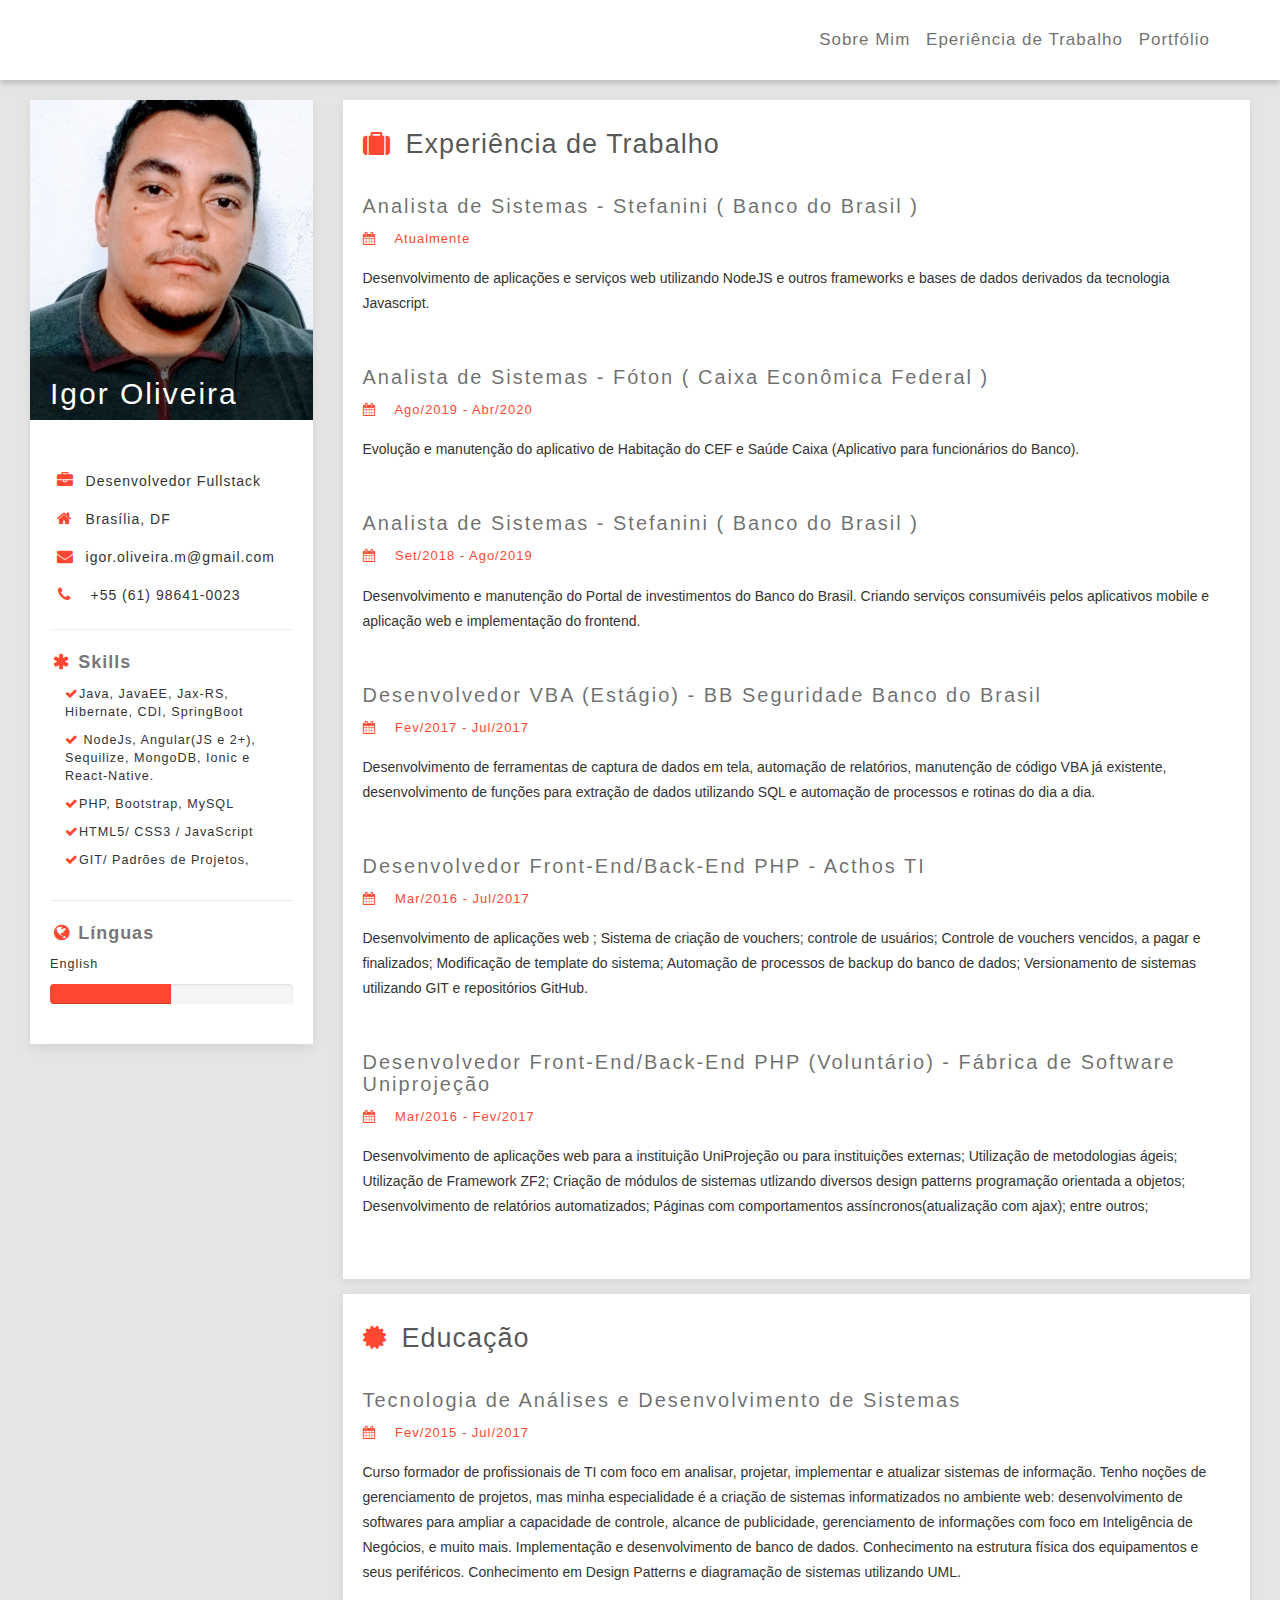
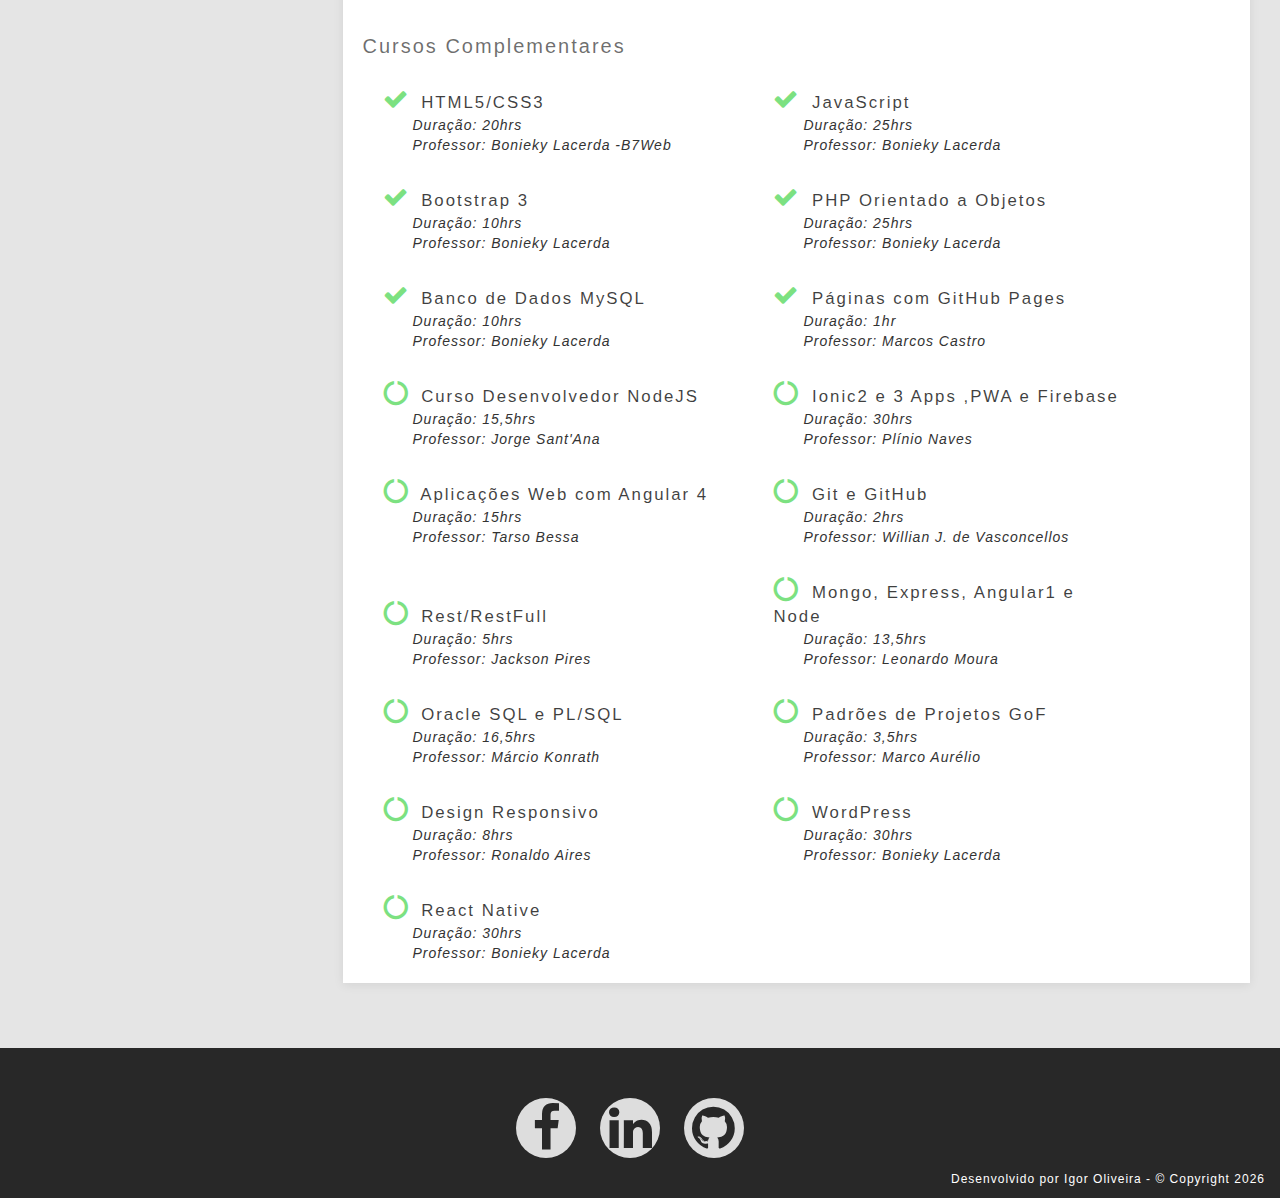
<file: index.html>
<!DOCTYPE html>
<html lang="en">
<head>
	<meta charset="UTF-8">
	<title>Igor Oliveira | Desenvolvedor Web </title>
	<meta name="viewport" content="width=device-width, initial-scale=1">
	<meta name="description" content="Igor Oliveira, Analista de Sistemas, desenvolvedor de aplicações web, sites comerciais, pessoais, diagramação e desenvolvimento de banco de dados e muito mais. ">
	<meta property="og:locale" content="pt_BR">
	<meta property="og:type" content="website">
	<meta property="og:title" content="Igor Oliveira - Desenvolvedor Web">
	<meta property="og:url" content="https://igoromp.github.io/">
	<meta property="og:site_name" content="Igor Oliveira - Dev Web">
	<base href="/">

	<link rel="stylesheet" href="https://maxcdn.bootstrapcdn.com/bootstrap/3.3.7/css/bootstrap.min.css">

	<!-- Person Styles -->
	<link rel="stylesheet" href="assets/css/base.css">
	<link rel="stylesheet" href="assets/css/header.css">
	<link rel="stylesheet" href="assets/css/sidebar.css">
	<link rel="stylesheet" href="assets/css/main-content.css">
	<link rel="stylesheet" href="assets/css/footer.css">
	<link rel="stylesheet" href="assets/css/menu.css">

	<link rel='stylesheet' href='https://fonts.googleapis.com/css?family=Roboto'>
	<link rel="stylesheet" href="https://cdnjs.cloudflare.com/ajax/libs/font-awesome/4.7.0/css/font-awesome.min.css">

	<!-- Global site tag (gtag.js) - Google Analytics -->
	<script async src="https://www.googletagmanager.com/gtag/js?id=UA-111162765-1"></script>
	<script>
	  window.dataLayer = window.dataLayer || [];
	  function gtag(){dataLayer.push(arguments);}
	  gtag('js', new Date());

	  gtag('config', 'UA-111162765-1');
	</script>

</head>
<body>
	<!-- HEADER INIT -->
	<header class="top-bar">
			<div class="container">
				<nav class="header-menu">
					<ul class="header-menunav">
						<li><a href="">Sobre Mim</a></li>
						<li><a href="">Eperiência de Trabalho</a></li>
						<li><a href="">Portfólio</a></li>
					</ul>
				</nav>
			</div>
		</header><!-- HEADER END -->

		<!-- WRAPPER INIT -->
		<div id="wrapper" class="col-md-12 col-sm-12 col-xs-12 col-lg-12">
		<div class="container-fluid content">
			<div class="row">
				<div class="side-bar-wrapper col-md-4 col-sm-9  col-xs-12 col-lg-3 ">
					<div class="side-bar">
					<div class="img-wrap">
						<img src="assets/img/my_photo_2.jpeg" alt="">
						<div class="img-title">
							<h2>Igor Oliveira</h2>
						</div>
					</div>
								
					<div class="user-info">
						<p class="user-name">Igor Oliveira Mota Pires</p>
						<p>
							<i class="fa fa-briefcase fa-fw"></i>Desenvolvedor Fullstack
						</p>
						<p>
							<i class="fa fa-home fa-fw"></i>Brasília, DF</p>
          				<p>
          					<i class="fa fa-envelope fa-fw"></i>igor.oliveira.m@gmail.com
          				</p>
          				<p>
          					<i class="fa fa-phone fa-fw"></i>
          					+55 (61) 98641-0023
          				</p>
					</div>
					<hr>
					<!-- USER SKILLS -->
					<div class="user-skills">
						<p class="user-skills-title"><b><i class="fa fa-asterisk fa-fw"></i>Skills</b></p>
						<div class="col-md-12 col-sm-12 col-xs-12 col-lg-12">
							<p><i class="fa fa-check"></i>Java, JavaEE, Jax-RS, Hibernate, CDI, SpringBoot</p>
						</div>
						<div class="col-md-12 col-sm-12 col-xs-12 col-lg-12">
							<p>
								<i class="fa fa-check"></i>
								NodeJs, Angular(JS e 2+), Sequilize, MongoDB, Ionic e 
								React-Native.</p>
						</div>
						
						<div class="col-md-12 col-sm-12 col-xs-12 col-lg-12">
							<p><i class="fa fa-check"></i>PHP, Bootstrap, MySQL</p>
						</div>
						
						<div class="col-md-12 col-sm-12 col-xs-12 col-lg-12">
							<p><i class="fa fa-check"></i>HTML5/ CSS3 / JavaScript</p>
						</div>
						
						<div class="col-md-12 col-sm-12 col-xs-12 col-lg-12">
							<p><i class="fa fa-check"></i>GIT/ Padrões de Projetos, </p>
						</div>
						
					</div>
					<dic class="clearfix"></dic>
					<!-- USER SKILLS END -->

					<hr>
					<div class="user-skills">
						<p class="user-skills-title"><b><i class="fa fa-globe fa-fw"></i>Línguas</b></p>

						<p>English</p>
				          <div class="progress">
							  <div class="progress-bar" role="progressbar" aria-valuenow="50"
							  aria-valuemin="0" aria-valuemax="100" style="width:50%">
						
							  </div>
						 </div>
					</div>
				</div>
				</div>
				
				
				<div class="card-wrapper col-md-8 col-sm-9 col-xs-12 col-lg-9">
					
					<!-- CARD INIT -->
				<div class="card">
					<h2 class="card-title"><i class="fa fa-suitcase"></i>Experiência de Trabalho</h2>

					<h5 class="card-sub-title">Analista de Sistemas - Stefanini ( Banco do Brasil )</h5>
					<h6 class="card-sub-date"><i class="fa fa-calendar"></i>
					Atualmente
					</h6>
					<p class="card-content">Desenvolvimento de aplicações e serviços web utilizando NodeJS e outros frameworks e bases de dados
						derivados  da tecnologia Javascript.
					</p>
					
					<h5 class="card-sub-title">Analista de Sistemas - Fóton ( Caixa Econômica Federal )</h5>
					<h6 class="card-sub-date"><i class="fa fa-calendar"></i>
					Ago/2019 - Abr/2020
					</h6>
					<p class="card-content">Evolução e manutenção do aplicativo de Habitação do CEF e Saúde Caixa (Aplicativo para funcionários do Banco).</p>


					<h5 class="card-sub-title">Analista de Sistemas - Stefanini ( Banco do Brasil )</h5>
					<h6 class="card-sub-date"><i class="fa fa-calendar"></i>
					Set/2018 - Ago/2019
					</h6>
					<p class="card-content">Desenvolvimento e manutenção do Portal de investimentos do Banco do Brasil. 
						Criando serviços consumivéis pelos aplicativos mobile e aplicação web e implementação do frontend.</p>


					<h5 class="card-sub-title">Desenvolvedor VBA (Estágio) - BB Seguridade Banco do Brasil</h5>
					<h6 class="card-sub-date"><i class="fa fa-calendar"></i>
					Fev/2017 - Jul/2017
					</h6>
					<p class="card-content">Desenvolvimento de ferramentas de captura de dados em tela, automação de relatórios, manutenção de código VBA já existente, desenvolvimento de funções para extração de dados utilizando SQL e automação de processos e rotinas do dia a dia.</p>

					<h5 class="card-sub-title">Desenvolvedor Front-End/Back-End PHP - Acthos TI </h5>
					<h6 class="card-sub-date"><i class="fa fa-calendar"></i>
					Mar/2016 - Jul/2017
					</h6>
					<p class="card-content">Desenvolvimento de aplicações web ; Sistema de criação de vouchers; controle de usuários; Controle de vouchers vencidos, a pagar e finalizados; Modificação de template do sistema; Automação  de processos de backup do banco de dados; Versionamento de sistemas utilizando GIT e repositórios GitHub.</p>

					<h5 class="card-sub-title">Desenvolvedor Front-End/Back-End PHP (Voluntário) - Fábrica de Software  Uniprojeção </h5>
					<h6 class="card-sub-date"><i class="fa fa-calendar"></i>
					Mar/2016 - Fev/2017
					</h6>
					<p class="card-content">Desenvolvimento de aplicações web para a instituição UniProjeção ou para instituições externas; Utilização de metodologias ágeis; Utilização de Framework ZF2; Criação de módulos de sistemas utlizando diversos design patterns programação orientada a objetos; Desenvolvimento de relatórios automatizados; Páginas com comportamentos assíncronos(atualização com ajax); entre outros;</p>
				</div><!-- CARD END -->

				<!-- CARD INIT -->
				<div class="card">
					<h2 class="card-title"><i class="fa fa-certificate"></i>Educação</h2>

					<h5 class="card-sub-title">Tecnologia de Análises e Desenvolvimento de Sistemas</h5>
					<h6 class="card-sub-date"><i class="fa fa-calendar"></i>
					Fev/2015 - Jul/2017
					</h6>
					<p class="card-content">Curso formador de profissionais de TI com foco em  analisar, projetar, implementar e atualizar sistemas de informação. Tenho noções de gerenciamento de projetos, mas minha especialidade é a criação de sistemas informatizados no ambiente web: desenvolvimento de softwares para ampliar a capacidade de controle, alcance de publicidade, gerenciamento de informações com foco em Inteligência de Negócios, e muito mais. Implementação e desenvolvimento de  banco de dados. Conhecimento  na  estrutura física dos equipamentos e seus periféricos. Conhecimento em Design Patterns e diagramação de sistemas utilizando UML.</p>

					<h5 class="card-sub-title">Cursos Complementares</h5>
					<!-- Card-list INIT -->
					<ul class="card-list">
						<li class="card-item">
							<span class="card-desc">
							<i class="fa fa-check" aria-hidden="true" ></i>
								HTML5/CSS3
							</span>
							<ul class="card-sub-list">
								<li class="sub-item">
									Duração: 20hrs
								</li>
								<li class="sub-item">
									Professor: Bonieky Lacerda -B7Web
								</li>
							</ul>
						</li>
					</ul><!-- Card-list End  -->

					<!-- Card-list INIT -->
					<ul class="card-list">
						<li class="card-item">
							<span class="card-desc">
							<i class="fa fa-check" aria-hidden="true" ></i>
								JavaScript
							</span>
							<ul class="card-sub-list">
								<li class="sub-item">
									Duração: 25hrs
								</li>
								<li class="sub-item">
									Professor: Bonieky Lacerda
								</li>
							</ul>
						</li>
					</ul><!-- Card-list End  -->

					<!-- Card-list INIT -->
					<ul class="card-list">
						<li class="card-item">
							<span class="card-desc">
							<i class="fa fa-check" aria-hidden="true" ></i>
								Bootstrap 3
							</span>
							<ul class="card-sub-list">
								<li class="sub-item">
									Duração: 10hrs
								</li>
								<li class="sub-item">
									Professor: Bonieky Lacerda
								</li>
							</ul>
						</li>
					</ul><!-- Card-list End  -->

					<!-- Card-list INIT -->
					<ul class="card-list">
						<li class="card-item">
							<span class="card-desc">
							<i class="fa fa-check" aria-hidden="true" ></i>
								PHP Orientado a Objetos
							</span>
							<ul class="card-sub-list">
								<li class="sub-item">
									Duração: 25hrs
								</li>
								<li class="sub-item">
									Professor: Bonieky Lacerda
								</li>
							</ul>
						</li>
					</ul><!-- Card-list End  -->


					<!-- Card-list INIT -->
					<ul class="card-list">
						<li class="card-item">
							<span class="card-desc">
							<i class="fa fa-check" aria-hidden="true" ></i>
								Banco de Dados MySQL
							</span>
							<ul class="card-sub-list">
								<li class="sub-item">
									Duração: 10hrs
								</li>
								<li class="sub-item">
									Professor: Bonieky Lacerda
								</li>
							</ul>
						</li>
					</ul><!-- Card-list End  -->

					<!-- Card-list INIT -->
					<ul class="card-list">
						<li class="card-item">
							<span class="card-desc">
							<i class="fa fa-check" aria-hidden="true"></i>
								Páginas com GitHub Pages
							</span>
							<ul class="card-sub-list">
								<li class="sub-item">
									Duração: 1hr
								</li>
								<li class="sub-item">
									Professor: Marcos Castro
								</li>
							</ul>
						</li>
					</ul> <!-- Card-list END -->
					
					<!-- Card-list INIT -->
					<ul class="card-list">
						<li class="card-item">
							<span class="card-desc">
							<i class="fa fa-circle-o-notch" aria-hidden="true" data-progress="true"></i>
								Curso Desenvolvedor NodeJS
							</span>
							<ul class="card-sub-list">
								<li class="sub-item">
									Duração: 15,5hrs
								</li>
								<li class="sub-item">
									Professor: Jorge Sant'Ana
								</li>
							</ul>
						</li>
					</ul> <!-- Card-list END -->
					

					<!-- Card-list INIT -->
					<ul class="card-list">
						<li class="card-item">
							<span class="card-desc">
							<i class="fa fa-circle-o-notch" aria-hidden="true" data-progress="true"></i>
								Ionic2 e 3 Apps ,PWA e Firebase
							</span>
							<ul class="card-sub-list">
								<li class="sub-item">
									Duração: 30hrs
								</li>
								<li class="sub-item">
									Professor: Plínio Naves
								</li>
							</ul>
						</li>
					</ul><!-- Card-list End  -->

					<!-- Card-list INIT -->
					<ul class="card-list">
						<li class="card-item">
							<span class="card-desc">
							<i class="fa fa-circle-o-notch" aria-hidden="true" data-progress="true"></i>
								Aplicações Web com Angular 4
							</span>
							<ul class="card-sub-list">
								<li class="sub-item">
									Duração: 15hrs
								</li>
								<li class="sub-item">
									Professor: Tarso Bessa
								</li>
							</ul>
						</li>
					</ul><!-- Card-list End  -->

					<!-- Card-list INIT -->
					<ul class="card-list">
						<li class="card-item">
							<span class="card-desc">
							<i class="fa fa-circle-o-notch" aria-hidden="true" data-progress="true"></i>
								Git e GitHub
							</span>
							<ul class="card-sub-list">
								<li class="sub-item">
									Duração: 2hrs
								</li>
								<li class="sub-item">
									Professor: Willian J. de Vasconcellos
								</li>
							</ul>
						</li>
					</ul><!-- Card-list End  -->

					<!-- Card-list INIT -->
					<ul class="card-list">
						<li class="card-item">
							<span class="card-desc">
							<i class="fa fa-circle-o-notch" aria-hidden="true" data-progress="true"></i>
								Rest/RestFull
							</span>
							<ul class="card-sub-list">
								<li class="sub-item">
									Duração: 5hrs
								</li>
								<li class="sub-item">
									Professor: Jackson Pires
								</li>
							</ul>
						</li>
					</ul><!-- Card-list End  -->

					<!-- Card-list INIT -->
					<ul class="card-list">
						<li class="card-item">
							<span class="card-desc">
							<i class="fa fa-circle-o-notch" aria-hidden="true" data-progress="true"></i>
								Mongo, Express, Angular1 e Node
							</span>
							<ul class="card-sub-list">
								<li class="sub-item">
									Duração: 13,5hrs
								</li>
								<li class="sub-item">
									Professor: Leonardo Moura
								</li>
							</ul>
						</li>
					</ul><!-- Card-list End  -->

					<!-- Card-list INIT -->
					<ul class="card-list">
						<li class="card-item">
							<span class="card-desc">
							<i class="fa fa-circle-o-notch" aria-hidden="true" data-progress="true"></i>
								Oracle SQL e PL/SQL
							</span>
							<ul class="card-sub-list">
								<li class="sub-item">
									Duração: 16,5hrs
								</li>
								<li class="sub-item">
									Professor: Márcio Konrath
								</li>
							</ul>
						</li>
					</ul><!-- Card-list End  -->
					<!-- Card-list INIT -->
					<ul class="card-list">
						<li class="card-item">
							<span class="card-desc">
							<i class="fa fa-circle-o-notch" aria-hidden="true" data-progress="true"></i>
								Padrões de Projetos GoF
							</span>
							<ul class="card-sub-list">
								<li class="sub-item">
									Duração: 3,5hrs
								</li>
								<li class="sub-item">
									Professor: Marco Aurélio
								</li>
							</ul>
						</li>
					</ul><!-- Card-list End  -->

					<!-- Card-list INIT -->
					<ul class="card-list">
						<li class="card-item">
							<span class="card-desc">
							<i class="fa fa-circle-o-notch" aria-hidden="true" data-progress="true"></i>
								Design Responsivo
							</span>
							<ul class="card-sub-list">
								<li class="sub-item">
									Duração: 8hrs
								</li>
								<li class="sub-item">
									Professor: Ronaldo Aires
								</li>
							</ul>
						</li>
					</ul><!-- Card-list End  -->

					<!-- Card-list INIT -->
					<ul class="card-list">
						<li class="card-item">
							<span class="card-desc">
							<i class="fa fa-circle-o-notch" aria-hidden="true" data-progress="true"></i>
								WordPress
							</span>
							<ul class="card-sub-list">
								<li class="sub-item">
									Duração: 30hrs
								</li>
								<li class="sub-item">
									Professor: Bonieky Lacerda
								</li>
							</ul>
						</li>
					</ul><!-- Card-list End  -->

					<!-- Card-list INIT -->
					<ul class="card-list">
						<li class="card-item">
							<span class="card-desc">
							<i class="fa fa-circle-o-notch" aria-hidden="true" data-progress="true"></i>
								React Native
							</span>
							<ul class="card-sub-list">
								<li class="sub-item">
									Duração: 30hrs
								</li>
								<li class="sub-item">
									Professor: Bonieky Lacerda
								</li>
							</ul>
						</li>
					</ul><!-- Card-list End  -->

				</div><!-- CARD END -->
				</div>
			</div>			
		</div>
		<!-- CONTENT END -->
		
	</div>
	<!-- WRAPPER END -->
	<div class="clearfix"></div>
	<!-- FOOTER -->
	<div class="footer">
				<div class="container">
					<div class="row">
						<div class="col-md-4 col-md-push-4 col-lg-4 col-lg-push-4">
							<div class="rede-social">
								<a href="https://www.facebook.com/igor.oliveiralol" class="rede-social-icon" target="blank"><i class="fa fa-facebook"></i></a>
							</div>
							<div class="rede-social">
								<a href="https://www.linkedin.com/in/igor-oliveira-b19616108/" class="rede-social-icon" target="blank"><i class="fa fa-linkedin" ></i></a>
							</div>
							<div class="rede-social">
								<a href="https://github.com/igoromp" class="rede-social-icon" target="blank"><i class="fa fa-github"></i></a>
							</div>
						</div>
					</div>
					<p class="dev-creditos">Desenvolvido por Igor Oliveira - &copy; Copyright <span class="date"> </span> </p>
				</div>
		</div>
	<script
  src="https://code.jquery.com/jquery-3.2.1.min.js"></script>
	<script src="https://maxcdn.bootstrapcdn.com/bootstrap/3.3.7/js/bootstrap.min.js"></script>
	<script src="assets/js/menu.js"></script>
	<script>
		$(function() {
			"user strict"
			var date = new Date();

			$(".date").html(
				date.getFullYear()
			);

			$(".header-menunav").origamidMenu({
				breakpoint: 960,
				top: 52,
				background: "tomato",
				color:"rgba(38,38,38,1)"
			});
		});
	</script>
</body>
</html>
</file>
<file: assets/css/base.css>
body{
	background-color: #e5e5e5;
}

i{color:rgba(255, 71, 49,1)}
</file>
<file: assets/css/header.css>
header.top-bar{
	width: 100%;
	height:80px;
	background-color: #FFF;
	box-shadow:0 4px 5px  rgba(38,38,38,0.18);*/
}
header .header-menu{
	display: block;
	height: 40px;
	float: right;
	margin:20px auto 0;
	line-height: 40px;
	font-size: 17px;
	letter-spacing: 1px; 
}
header .header-menu-nav{
	 
}
header .header-menunav li{
	list-style: none;
	display: inline-block;
	margin-left: 10px; 
}
 header .header-menunav li:first-child{
 	margin-left: 0;
 }
 header .header-menunav li a{
 	color:rgba(38,38,38,0.67);
 	transition: border-bottom 0.3s linear;
 }
 header .header-menunav li a:hover{
 	text-decoration: none; 
 	border-bottom:3px solid tomato; 
 }
</file>
<file: assets/css/sidebar.css>
.content{
	margin-top: 20px;
}


.side-bar{
	background-color: #fff;
	box-shadow: 0  4px 10px rgba(0,0,0,0.08);
	padding: 20px;	
	margin-bottom: 15px;
}

.side-bar .img-wrap{
	margin:-20px;
	position: relative;
	height: 320px;
	background-repeat: no-repeat;
	background-size: contain;
	background-position: 70px 0;
	overflow: hidden;
}
.side-bar .img-wrap img{
	max-height: 400px;

}
.side-bar .img-title{
	width: 100%;
	position: absolute;
	bottom:0px;
	background: rgba(0,0,0,0.55);
	box-shadow: 0 -3px 5px rgba(0,0,0,0.55);
}
.side-bar .img-wrap .img-title h2{
	color: rgba(255,255,255,1); ;
	margin-left: 20px;
	font-weight: 100;	
	letter-spacing: 2px;
	
}
.content .side-bar .container img{
	width: 100%;
	margin: auto;
}
.side-bar .user-info{
	margin-top: 30px;
	
}
.user-info p{
	line-height: 27px;
	font-size: 14px;
	letter-spacing: 1px;
}
.user-info .user-name{
	font-weight: bold;
	margin-top: -20px;
	opacity: 0;
}
.side-bar  .user-info i{
	font-size: 16px;
	margin-left: 5px;
	margin-right: 10px;
	margin-top: 5px;
}

.user-skills .user-skills-title{
	font-size: 18px;
	color:rgba(38,38,38,0.65);
	letter-spacing: 1px;
}
.user-skills p{
	font-size: 0.9em;
	letter-spacing: 1px;
}
.user-skills .user-skills-title i{
	margin-right: 5px;
}.user-skills .progress-bar{
	background-color:rgba(255, 71, 49,1);
}

@media (max-width: 991px){
	.side-bar-wrapper{
		float: none;
		margin-right: auto;
		margin-left: auto;
	}
	.side-bar .img-title{
		display: none;
	}
	.side-bar .img-wrap {
		text-align: center;
		overflow: inherit;
		height: 100px;
		margin: 0 auto 120px;
	}
	.side-bar .img-wrap img{
		height: 200px;
		border-radius: 60%;
		margin-bottom: -100px;
	}
	.side-bar .user-info{
		text-align: center;
	}
	.side-bar .user-info p{
		font-size: 1.2em;
	}
	.side-bar .user-info .user-name{
		opacity: 1;
		font-size: 1.3em;
	}
}
</file>
<file: assets/css/main-content.css>
.card-wrapper{
	float: right;
}
.card{	
	max-width: 950px;
	box-shadow: 0  2px 10px rgba(0,0,0,0.08);
	padding: 10px 20px;
	background-color: #fff;
	margin-bottom: 15px;
}
.card  h2{
	font-size: 27px;
	color: rgba(0,0,0,0.68);
	letter-spacing: 1px;
	margin-bottom: 35px;
}
.card i{
	margin-right: 15px;
}

.card .card-sub-title{
	font-size: 20px;
	letter-spacing: 2px;
	color: rgba(0,0,0,0.58);
}
.card-sub-date{
	margin-top: 15px;
	font-size: 13px;
}
.card-sub-date{
	letter-spacing: 1px;
	color: rgba(255, 71, 49,1);
}
.sub-date-mark{
	letter-spacing: 1px;
	color: #fff;
	background-color: rgba(255, 71, 49,1);
	padding: 4px 6px;
	border-radius: 4px;
}
.card .card-content{
	margin-top: 20px;
	line-height: 25px;
	margin-bottom: 50px;
	font-size: 14px;
}
.card .card-list{
	max-width: 100%;
	width: 40%;
	margin-top: 20px;
	margin-right: 20px;
	margin-left: 20px;	
	padding: 0;
	display: inline-block;
}
.card .card-list,.card-sub-list{
	list-style: none;
	padding: 0;
}
.card .card-item i{
	font-size: 1.5em;
	margin-right: 5px;
	color: #7Ce181;
}
.card .card-item i[data-progress="true"]{	
	-webkit-animation:spinner 3s infinite;
}
.card .card-desc{
	font-size: 1.20em;
	display: inline-block;
	letter-spacing: 2px;
	color: rgba(0,0,0,0.75);
}
.card .sub-item{
	letter-spacing: 1px;
	font-style: italic;
	margin-left: 30px; 

}

@-webkit-keyframes spinner{
	0% {
        -webkit-transform:rotate(0deg);
    }
    
    100% {
        -webkit-transform:rotate(360deg);
    }
}

@media (max-width: 991px){
	.card-wrapper{
		float: none;
		margin-right: auto;
		margin-left: auto;
	}
	.side-bar .img-title{
		display: none;
	}
	.card .card-list{
		margin-left: 0;
	}
	.card .card-item .card-desc{
		font-size: 1em;
		font-weight: bold;
		display: block;
	}
	.card-sub-list .sub-item{
		font-size: 1em;
		margin-left: 0;
	}
}

@media(max-width: 420px){
	.card .card-list{
		width: 100%;
	}
}
</file>
<file: assets/css/footer.css>
.footer{
	position: relative;
	margin-top: 50px;
	width: 100%;
	height: 150px;
	background-color: #282828;
	color: #fff;
}
.footer .row{
	text-align: center;
}
.footer .dev-creditos{
	font-size: 12px;
	letter-spacing: 1px;
	position: absolute;
	bottom: 0;
	right: 15px;
}

.footer .rede-social{
	margin-top: 50px;
	margin-right: 20px;
	display: inline-block;
}
.footer .rede-social i{
	color: #282828;

}
.footer .rede-social-icon{
	width: 60px;
	height: 60px;
	position: relative;
	display: inline-block;
	background-color: #DDD;
	border-radius: 50%;
	text-align: center;
	transition: background-color 0.2s linear, box-shadow 0.2s linear;
}
.footer .rede-social-icon i{
	font-size: 50px;
	line-height: 60px;
}

.footer .rede-social-icon:hover{
	background-color: #fff;
	box-shadow: 0 0 2px rgba(255,255,255,0.65);
}
</file>
<file: assets/css/menu.css>
/* Menu Styles */
#origamid-menu {
	visibility: hidden;
	position: absolute;
	background: black;
	width: auto;
	max-width: 280px;
	padding: 20px;
	right: 0;
	top: 50px;
	text-align: left;
	opacity: 0;
	transform: translate(-20px, 0px);
	box-shadow: 0 2px 1px 0 rgba(0,0,0,.4);
	z-index: 999;
}

#origamid-menu.active {
  visibility: visible;
	opacity: 1;
	transform: translate(0px, 0px);
	transition: .3s ease;
}

#origamid-menu li {
	display: block;
	padding: 0px;
	margin: 0px;
	border-top: 2px solid;
}

#origamid-menu li:last-of-type {
	border-bottom: 2px solid;
}

#origamid-menu li a {
	display: block;
	float: none;
	padding: 10px;
	margin: 0px;
	border: none;
	min-width: 140px;
}

#origamid-menu li a:hover {
	background: white;
	color: black;
}

/* Menu Icon */
#origamid-icon {
	display: block;
	float: right;
	width: 40px;
	height: 30px;
	padding: 5px 0;
	box-sizing: border-box;
	cursor: pointer;
}

#origamid-icon::before, #origamid-icon::after {
	content: '';
	display: block;
	height: 4px;
	transition: .3s;
}

#origamid-icon::before {
	background: white;
	margin-bottom: 8px;
}

#origamid-icon::after {
	box-shadow: 0 4px 0 0 white, 0 -4px 0 0 white;
}

#origamid-icon.active::before, #origamid-icon.active::after {
	width: 80%;
	background: white;
	box-shadow: none;
}

#origamid-icon.active::before {
	transform: rotate(45deg) translate(7px, 4px);
}

#origamid-icon.active::after {
	transform: rotate(-225deg) translate(-4px, 1px);
}
</file>
